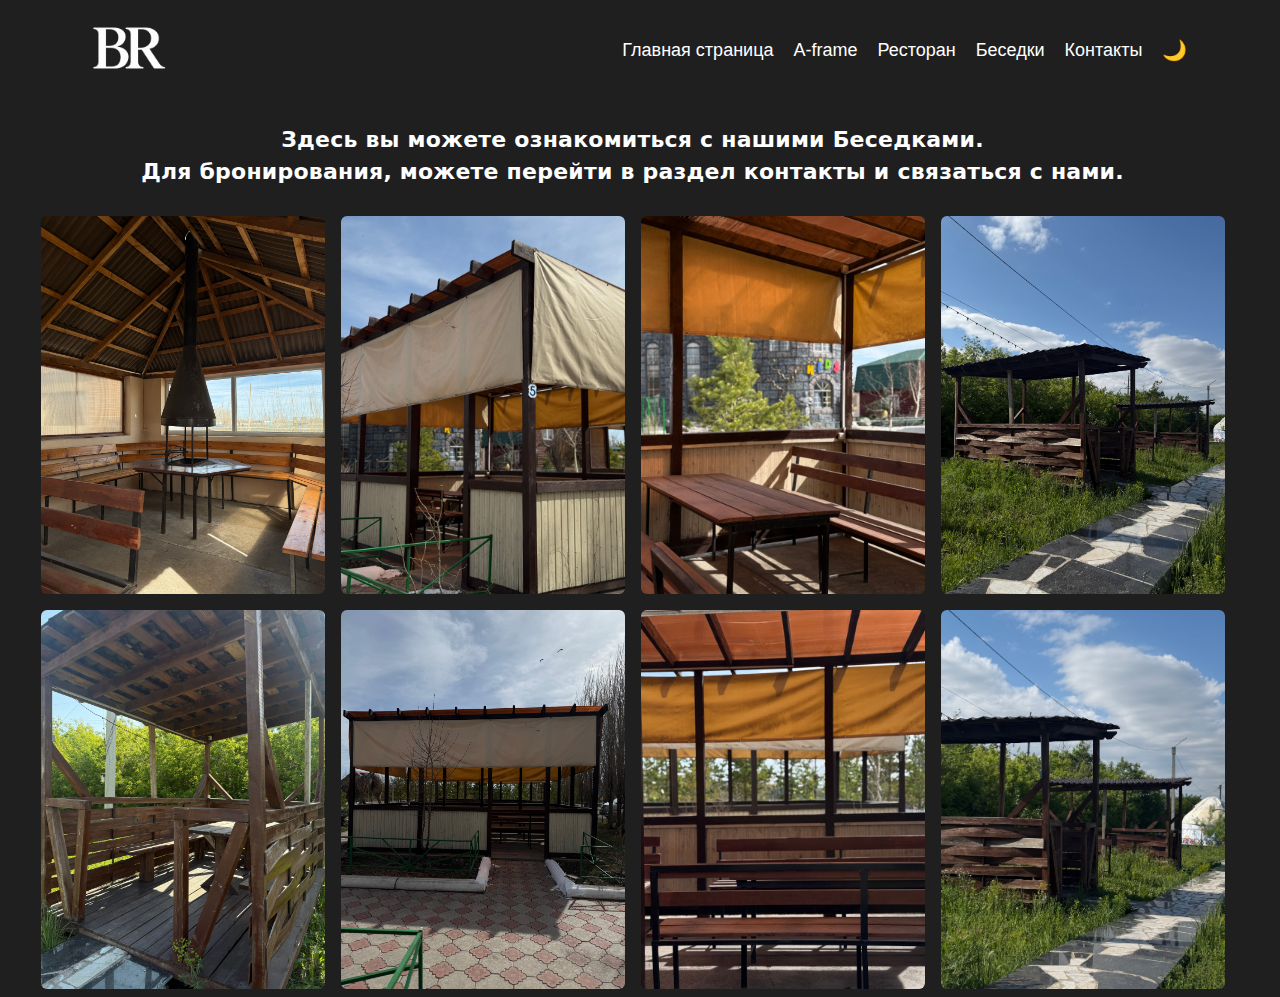
<file: gazebo.html>
<!DOCTYPE html>
<html lang="en">
<head>
    <meta charset="UTF-8">
    <meta name="viewport" content="width=device-width, initial-scale=1.0">
    <title>Contacts</title>
    <link rel="stylesheet" href="style.css">
</head>
<body>
    
  <!-- Header -->
  <header class="header">
    <nav class="nav">
    <a href="main.html">
      <img class="logo" src="img/main/BR-logo-light.png" alt="Baiterek Resort logo">
    </a>


      <input id="burger-toggle" type="checkbox">
      <label for="burger-toggle"><span></span></label>

      <ul class="header-list">
        <li><a href="main.html">Главная страница</a></li>
        <li><a href="a-frame.html">A-frame</a></li>
        <li><a href="restaurant.html">Ресторан</a></li>
        <li><a href="gazebo.html">Беседки</a></li>
        <li><a href="contacts.html">Контакты</a></li>
        <li>
        <button id="theme-toggle" class="theme-toggle">🌙</button>
        </li>
      </ul>
    </nav>
  </header>

  <div class="top-note">
    Здесь вы можете ознакомиться с нашими Беседками.
    <br>Для бронирования, можете перейти в раздел контакты и связаться с нами. 
  </div>



  <div class="gallery">
    <div class="gallery__item"><img src="img/gazebo/1.JPG" alt=""></div>
    <div class="gallery__item"><img src="img/gazebo/2.JPG" alt=""></div>
    <div class="gallery__item"><img src="img/gazebo/3.JPG" alt=""></div>
    <div class="gallery__item"><img src="img/gazebo/4.JPG" alt=""></div>
    <div class="gallery__item"><img src="img/gazebo/5.JPG" alt=""></div>
    <div class="gallery__item"><img src="img/gazebo/6.JPG" alt=""></div>
    <div class="gallery__item"><img src="img/gazebo/7.JPG" alt=""></div>
    <div class="gallery__item"><img src="img/gazebo/8.JPG" alt=""></div>
  </div>


  <script src="js/main.js"></script>
</body>
</html>
</file>
<file: style.css>
/* ====== Base ====== */
* { margin: 0; padding: 0; box-sizing: border-box; }

ul, ol { list-style: none; } blockquote, q { quotes: none; }

:root{
  /* сетка */
  --gap: clamp(12px, 3vw, 32px);
  --shift: clamp(0px, 8vw, 200px);
  --pad: clamp(12px, 4vw, 32px);
  --maxw: 1100px;
  /* шапка */
  --headerh: 100px;
  --bg: #1f1f1f;
  --text: #fff;
}
/* резерв под скроллбар, чтобы не было сдвига между страницами */
html { scrollbar-gutter: stable; }

/* fallback для браузеров без поддержки scrollbar-gutter */
@supports not (scrollbar-gutter: stable) {
  html { overflow-y: scroll; } /* всегда показываем «место» под скролл */
}


html, body { height: 100%; }

body{
  background: var(--bg);
  color: var(--text);
  font-family: Arial, Helvetica, sans-serif;
  display: flex;
  flex-direction: column;
  padding-top: var(--headerh); /* контент под fixed-хедером */
}

/* ====== Header / Nav ====== */
.header{
  position: fixed; top: 0; left: 0; right: 0;
  height: var(--headerh);
  display: flex; align-items: center;
  background: var(--bg);
  z-index: 1000;
}

.nav{
  max-width: 90%;
  width: 100%;
  margin: 0 auto;
  display: flex; align-items: center; justify-content: space-between;
}

.logo{ width: 70px; height: auto; display: block; }
.nav > a img{ width: 100px; border-radius: 50%; }

/* меню по умолчанию (десктоп) */
.header-list{
  display: flex;
  gap: 20px;
  /* важно для фикса «рывка» при входе в брейкпоинт */
  transition: none;
  transform: none;
    display: flex;
  gap: 20px;
  align-items: center; /* добавили */
}

.header-list li a{
  color: var(--text);
  text-decoration: none;
  font-size: 18px;
}

/* бургер-элементы по умолчанию скрыты */
#burger-toggle{ display: none; }
label{ display: none; cursor: pointer; }

/* ====== Галерея: ВСЕГДА 3 колонки в каждом ряду ====== */
.container_1,
.container_2{
  max-width: var(--maxw);
  width: 100%;
  margin: 0 auto;
  padding-inline: var(--pad);
  display: flex;
  justify-content: center;
  align-items: stretch;
  gap: var(--gap);
  flex-wrap: nowrap;                /* не переносим! */
}

/* смещения двух рядов */
.container_1{ padding-left: calc(var(--pad) + var(--shift)); }
.container_2{
  padding-right: calc(var(--pad) + var(--shift));
  padding-top: clamp(24px, 8vw, 100px);
}

/* три карточки в ряд */
.container_1 > div,
.container_2 > div{
  flex: 0 0 calc((100% - 2 * var(--gap)) / 3);
}

/* карточки: одинаковые пропорции, аккуратное сжатие */
.container_1 img,
.container_2 img{
  width: 100%;
  height: auto;          /* сохраняем пропорции при уменьшении */
  aspect-ratio: 3 / 4;
  object-fit: cover;
  display: block;
  border-radius: 8px;
  box-shadow: 0 2px 12px rgba(0,0,0,.25);
}

/* ====== Мобилка: полноэкранный бургер, сетку НЕ трогаем ====== */
@media (max-width: 784px){
  /* иконка бургера */
  label{
    position: relative;
    display: block;
    width: 30px; height: 25px;
    z-index: 1001; /* выше оверлея меню */
  }
  label::before, label::after, label span{
    content: ""; position: absolute; left: 0; right: 0;
    height: 3px; background: var(--text); transition: .3s;
  }
  label::before{ top: 0; }
  label::after { bottom: 0; }
  label span   { top: 11px; }

  /* анимация крестика */
  #burger-toggle:checked ~ label::after{ transform: rotate(45deg); bottom: 10px; }
  #burger-toggle:checked ~ label::before{ transform: rotate(-45deg); top: 12px; }
  #burger-toggle:checked ~ label span   { transform: rotate(-45deg); top: 12px; }

  /* полноэкранное меню */
  .header-list{
    position: fixed;
    inset: 0;                 /* top/right/bottom/left: 0 */
    height: 100vh;
    background: var(--bg);
    flex-direction: column;
    justify-content: center;
    align-items: center;
    gap: 32px;
    font-size: 22px;
    z-index: 1000;

    /* спрятано сверху; БЕЗ анимации по умолчанию,
       чтобы не было «рывка» при входе в брейкпоинт */
    transform: translateY(-100%);
    transition: none;
  }

  /* при открытии/закрытии анимируем плавно */
  #burger-toggle:checked ~ .header-list{
    transform: translateY(0);
    transition: transform .3s ease;
  }
  #burger-toggle:not(:checked) ~ .header-list{
    transition: transform .3s ease;
  }

  /* небольшие отступы контейнера навигации */
  .nav{ max-width: 100%; padding: 0 16px; }
}

/* совсем узкие — только шрифт меню уменьшаем */
@media (max-width: 480px){
  .header-list li a{ font-size: 16px; }
}





.gallery {
  position: relative; /* чтобы .hero-text позиционировался относительно */
}

.hero-text {
  position: absolute;
  top: 50%;
  left: 50%;
  transform: translate(-50%, -50%); /* идеально по центру */
  text-align: center;
  color: var(--text);
  font-size: clamp(32px, 8vw, 96px);
  font-weight: bold;
  line-height: 1.2;
  text-transform: uppercase;
  letter-spacing: 4px;
  z-index: 10;
}
.hero-text h1 {
  font-weight: 900;
}

/* === Переключатель темы === */
.theme-toggle {
  background: none;
  border: none;
  font-size: 20px;
  cursor: pointer;
  color: var(--text);
  transition: color .3s;
}

/* Светлая тема */
body.light-theme {
  --bg: #ffffff;
  --text: #000000;

  /* добавь это: */
  --card-bg: #f7f7f7;        /* фон карточек/«рамка» */
  --price: #000000;          /* цвет цены */
  --shadow: 0 1px 2px rgba(0,0,0,.12);
  --shadow-inset: inset 0 1px 2px rgba(0,0,0,.06);
}























/* Цвета и базовые стили */
:root{
  --bg: #1f1f1f;
  --text: #ffffff;
  --price: #ffffff;
  --card-bg: #1f1f1f;
  --shadow: 0 1px 2px rgba(0,0,0,.4);
  --shadow-inset: inset 0 1px 2px rgba(0,0,0,.5);
  --radius: 12px;
  --pad: 16px;
}

*{ box-sizing: border-box; }

html, body { height: 100%; }

body.page{
  margin: 0;
  background: var(--bg);
  color: var(--text);
  font-family: system-ui, -apple-system, Segoe UI, Roboto, Ubuntu, Cantarell, Noto Sans, Arial, "Apple Color Emoji", "Segoe UI Emoji", "Segoe UI Symbol";
  line-height: 1.5;
}

/* Header */
.header{
  background: var(--bg);
  padding: var(--pad);
  /* box-shadow: var(--shadow); */
  display: flex;
  align-items: center;
  justify-content: space-between;
}
.logo{
  margin: 0;
  font-weight: 700;
  font-size: 24px;
}

/* Banner */
.banner{
  padding: var(--pad);
  text-align: center;
}
.banner__title{
  margin: 0 0 6px 0;
  font-size: 20px;
  font-weight: 600;
}
.banner__text{ margin: 0; }

/* Products grid */
.products{
  padding: var(--pad);
  display: grid;
  grid-template-columns: repeat(2, minmax(0, 1fr));
  gap: 16px;
}
@media (min-width: 768px){
  .products{ grid-template-columns: repeat(3, minmax(0, 1fr)); }
}
@media (min-width: 1024px){
  .products{ grid-template-columns: repeat(4, minmax(0, 1fr)); }
}

/* Product card */
.product-card{
  background: var(--card-bg);
  color: var(--text);
  border-radius: var(--radius);
}
.product-card__img{
  width: 100%;
  aspect-ratio: 4 / 3;
  object-fit: contain;
  display: block;
  border-radius: 8px;
}
.product-card__title{
  margin: 8px 0 0 0;
  font-size: 18px;
  font-weight: 600;
}
.product-card__desc{
  margin: 6px 0 0 0;
  opacity: .9;
}
.product-card__row{
  display: flex;
  align-items: center;
  justify-content: space-between;
  margin-top: 8px;
}
.product-card__price{
  color: var(--price);
  font-weight: 600;
  font-size: 16px;
}

/* Внутренние отступы внутри карточек */
.product-card{
  padding: 8px;
}

/* Footer */
.footer{
  margin-top: 32px;
  text-align: center;
  padding: var(--pad);
  box-shadow: var(--shadow-inset);
  background: var(--bg);
}

/* ===== Product Modal ===== */
.product-modal{
  position: fixed;
  inset: 0;
  display: grid;
  grid-template-rows: 1fr;
  z-index: 1000;
  visibility: hidden;
  opacity: 0;
  transition: opacity .2s ease, visibility .2s step-end;
}
.product-modal.is-open{
  visibility: visible;
  opacity: 1;
  transition: opacity .2s ease;
}
.product-modal__backdrop{
  position: absolute;
  inset: 0;
  background: rgba(0,0,0,.6);
}
.product-modal__dialog{
  position: relative;
  margin: auto;
  background: var(--card-bg);
  color: var(--text);
  border-radius: var(--radius);
  box-shadow: var(--shadow);
  width: min(92vw, 720px);
  padding: var(--pad);
}
.product-modal__img{
  width: 100%;
  height: auto;
  display: block;
  border-radius: 8px;
  object-fit: contain;
  transition: opacity .2s ease; /* smooth swap */
  opacity: 0;                   /* станет видимой после загрузки */
}
.product-modal.is-open .product-modal__img.is-ready{
  opacity: 1;
}
.product-modal__title{
  margin: 12px 0 0 0;
  font-size: 20px;
  font-weight: 700;
}
.product-modal__price{
  margin-top: 6px;
  color: var(--price);
  font-weight: 700;
}
.product-modal__close{
  position: absolute;
  top: 8px;
  right: 8px;
  width: 36px;
  height: 36px;
  border: 0;
  border-radius: 50%;
  background: transparent;
  color: var(--text);
  font-size: 24px;
  line-height: 1;
  cursor: pointer;
}

/* Описание в модалке */
.product-modal__desc{
  margin-top: 8px;
  opacity: .9;
  line-height: 1.6;
}
.product-modal__close:hover{ opacity: .85; }

/* Блокируем прокрутку страницы, пока открыта модалка */
body.has-modal{ overflow: hidden; }








/* contacts.html */
/* Центрирование по вертикали и горизонтали */
/* контакты — центрирование с учетом фиксированного header */
.contacts-center{
  min-height: calc(100svh - var(--headerh));    /* fallback */
  min-height: calc(100dvh - var(--headerh));    /* где поддерживается — точная высота экрана */
  display: grid;
  place-items: center;                           /* центр по обеим осям */
  padding: 16px;
}


/* Стек из ссылок */
.contacts{
  list-style: none;
  margin: 0;
  padding: 0;
  display: grid;
  gap: 12px;
  text-align: center;
}


.contacts a{
  color: var(--text);            /* берём цвет из темы */
  text-decoration: none;
  font: 16px/1.4 system-ui, -apple-system, Segoe UI, Roboto, Arial, sans-serif;
  padding: 8px 12px;
  border-radius: 12px;
  transition: background-color .12s ease, transform .12s ease;
  outline: none;
}
.contacts a:hover{ text-decoration: underline; text-underline-offset: 3px; }
/* по желанию, поддержите клавиатуру */
.contacts a:focus-visible{ outline: 2px solid currentColor; outline-offset: 2px; }


/* a-frame.html */
/* ===== A-frame (финальная версия) ===== */

/* База */

/* Небольшие боковые отступы */
body { padding-inline: 12px; }
@media (min-width: 768px)  { body { padding-inline: 16px; } }
@media (min-width: 1200px) { body { padding-inline: 24px; } }

/* Текстовый блок над галереей (без рамки) */
.top-note{
  margin: 16px 0 20px;
  padding: 8px 0;
  text-align: center;

  font-family: ui-sans-serif, system-ui, -apple-system, "Segoe UI", Roboto,
               Ubuntu, Cantarell, "Noto Sans", "Helvetica Neue", Arial;
  font-weight: 600;
  font-size: clamp(18px, 1rem + 0.7vw, 22px);
  line-height: 1.45;
  letter-spacing: .01em;

  color: var(--note-color);
  transition: color .2s ease;



  
}
/* Та же ширина, что и у .gallery */
@media (min-width: 1024px){
  .top-note{ max-width: 1200px; margin-left: auto; margin-right: auto; }
}
@media (min-width: 1440px){
  .top-note{ max-width: 1280px; }
}

/* Галерея */
.gallery { display: flex; flex-wrap: wrap; margin: -8px 0; }
.gallery__item { flex: 0 0 50%; padding: 8px; }   /* 2 в ряд до 1024px */
.gallery__item img { display: block; width: 100%; height: auto; border-radius: 6px; }

/* С 1024px — 4 в ряд и умеренная ширина */
@media (min-width: 1024px) {
  .gallery__item { flex-basis: 25%; }             /* 4 в ряд */
  .gallery { max-width: 1200px; margin: -8px auto; }
}
@media (min-width: 1440px) {
  .gallery { max-width: 1280px; }
}


/* gazebo.html */





/* Крестик модалки — всегда белый */
.product-modal__close{
  color: #fff;                /* фиксируем белый цвет */
  text-shadow: 0 1px 2px rgba(0,0,0,.5); /* чуть лучше виден на светлом фоне */
}


/* Отступ и выравнивание виджета погоды */
.weather, #weather-here{
  max-width: var(--maxw);
  margin: clamp(60px, 6vw, 80px) auto 0; /* ↑ отступ сверху */
  padding-inline: var(--pad);
}
</file>
